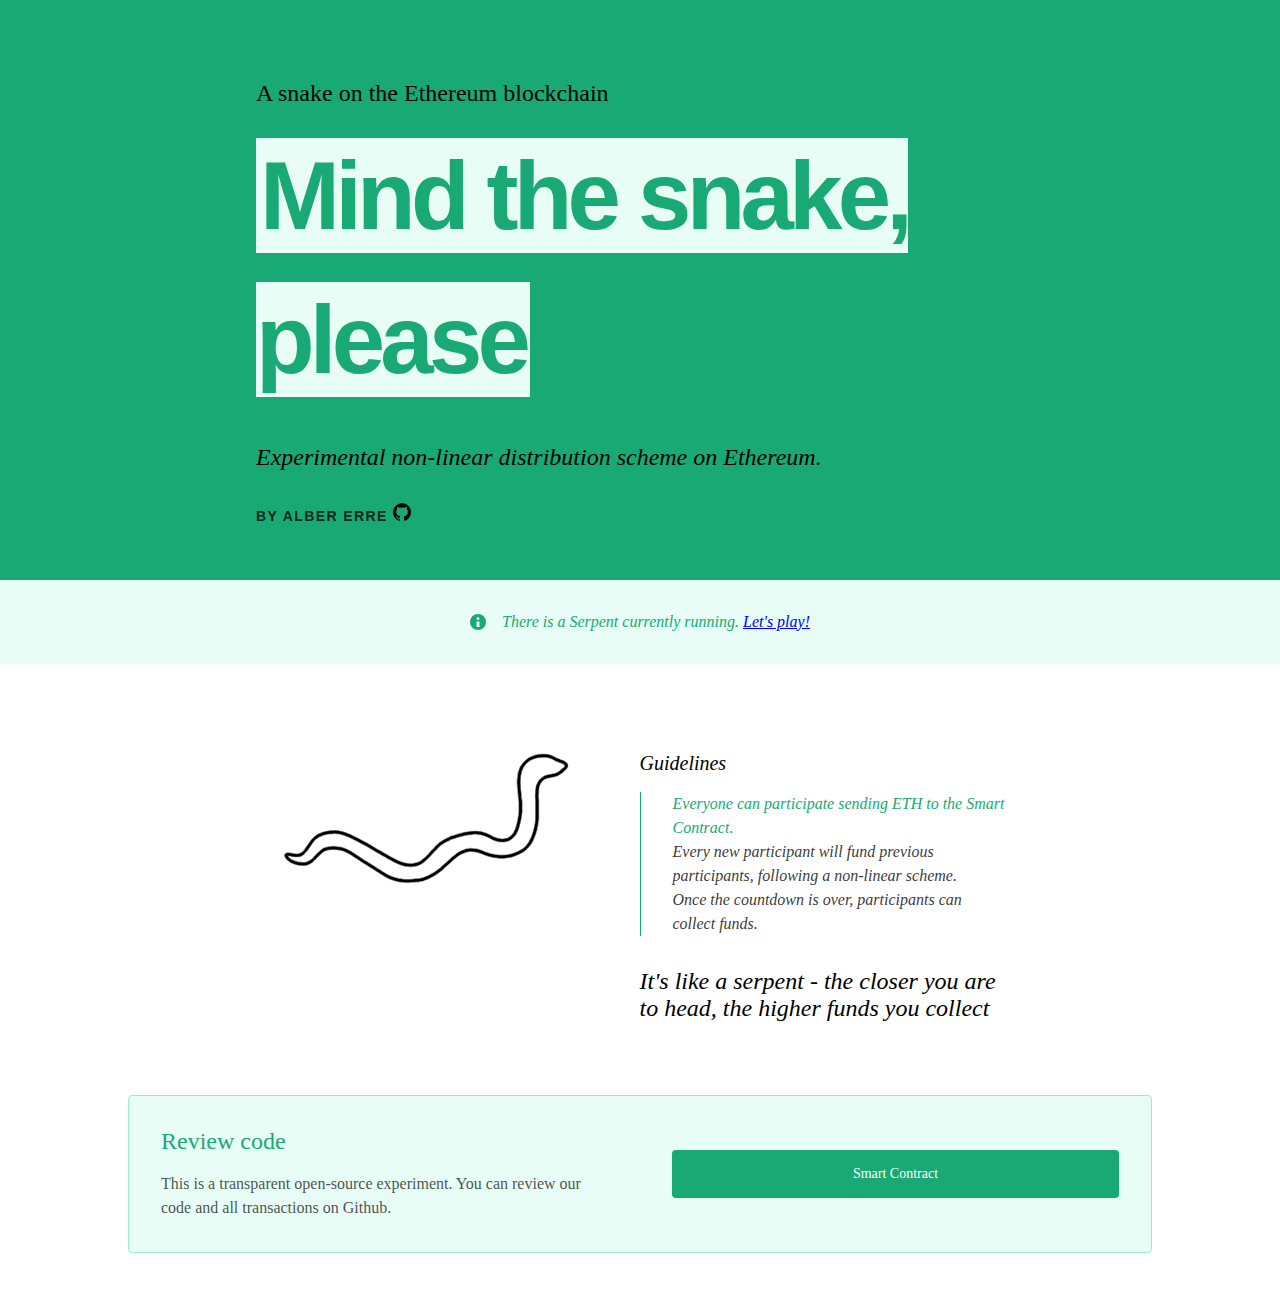
<file: index.html>
<!DOCTYPE html>
<html lang="en">
<head>
  <title>Serpentio - a Snake on the Ethereum blockchain</title>
  <meta name="viewport" content="width=device-width, initial-scale=1">
  <link rel="stylesheet" href="css/tachyons.min.css">
  <link rel="stylesheet" href="css/styles.css">
  <link rel="shortcut icon" type="image/x-icon" href="favicon.ico">
</head>

<body>
  <header class="bg-green sans-serif">
    <div class="mw9 center pa4 pt5-ns ph7-l">
      <h1 class="f3 fw1 georgia">A snake on the Ethereum blockchain</h1>

      <h3 class="f2 f1-m f-headline-l measure-narrow lh-title mv0">
        <span class="bg-washed-green lh-copy green pa1 tracked-tight">
          Mind the snake, please<br>
        </span>
      </h3>
      <h4 class="f3 fw1 georgia i">Experimental non-linear distribution scheme on Ethereum.</h4>
      <h5 class="f6 ttu tracked black-80">By Alber Erre <a href="https://github.com/AlberErre" target="_blank"><img src="img/github.png" alt="alberErre-github" height="18"></a></h5>
    </div>
  </header>

<div>
    <div class="flex items-center justify-center pa4 bg-washed-green navy">
      <svg class="w1 green" data-icon="info" viewBox="0 0 32 32" style="fill:currentcolor">
        <title>info icon</title>
        <path d="M16 0 A16 16 0 0 1 16 32 A16 16 0 0 1 16 0 M19 15 L13 15 L13 26 L19 26 z M16 6 A3 3 0 0 0 16 12 A3 3 0 0 0 16 6"></path>
      </svg>
      <span class="lh-title ml3 green i">There is a Serpent currently running. <a href="serpent.html" target="_blank">Let's play!</a></span>
    </div>
</div>

<div>
    <div class="mw9 center pa4 pt5-ns ph7-l instructions">

      <a href="serpent.html" style="float: right;"><img style="-webkit-user-select: none;max-width: 100%;" src="img/snake.gif"></a>  

      <div class="fl w-50 pa2">
          <h2 class="f4 fw1 georgia i">Guidelines</h2>
          <h1 class="f5 lh-copy i pl4 bl fw1 b--green mb4 georgia i">
          <span class="green">Everyone can participate sending ETH to the Smart Contract.</span>
          <br>
          <span class="black-80">Every new participant will fund previous participants, following a non-linear scheme.</span>
          <br>
          <span class="black-80">Once the countdown is over, participants can collect funds.</span>
          </h1>
          <h4 class="f3 fw1 georgia i">It's like a serpent - the closer you are to head, the higher funds you collect</h4>
      </div>
      
    </div>
  
    <div class="dt-ns dt--fixed-ns w-100 b--light-green bg-washed-green mw8 center br2 ba botton-space">
      <div class="pa3 pa4-ns dtc-ns v-mid">
        <div>
          <h2 class="fw4 green mt0 mb3">Review code</h2>
          <p class="black-70 measure lh-copy mv0">
            This is a transparent open-source experiment. You can review our code and all transactions on Github.
          </p>
        </div>
      </div>
      <div class="pa3 pa4-ns dtc-ns v-mid">
        <a href="https://github.com/AlberErre/serpentio-solidity" class="no-underline f6 tc db w-100 pv3 bg-animate bg-green hover-bg-dark-green white br2">Smart Contract</a>
      </div>
    </div>
</div>

</body>
</html>
</file>
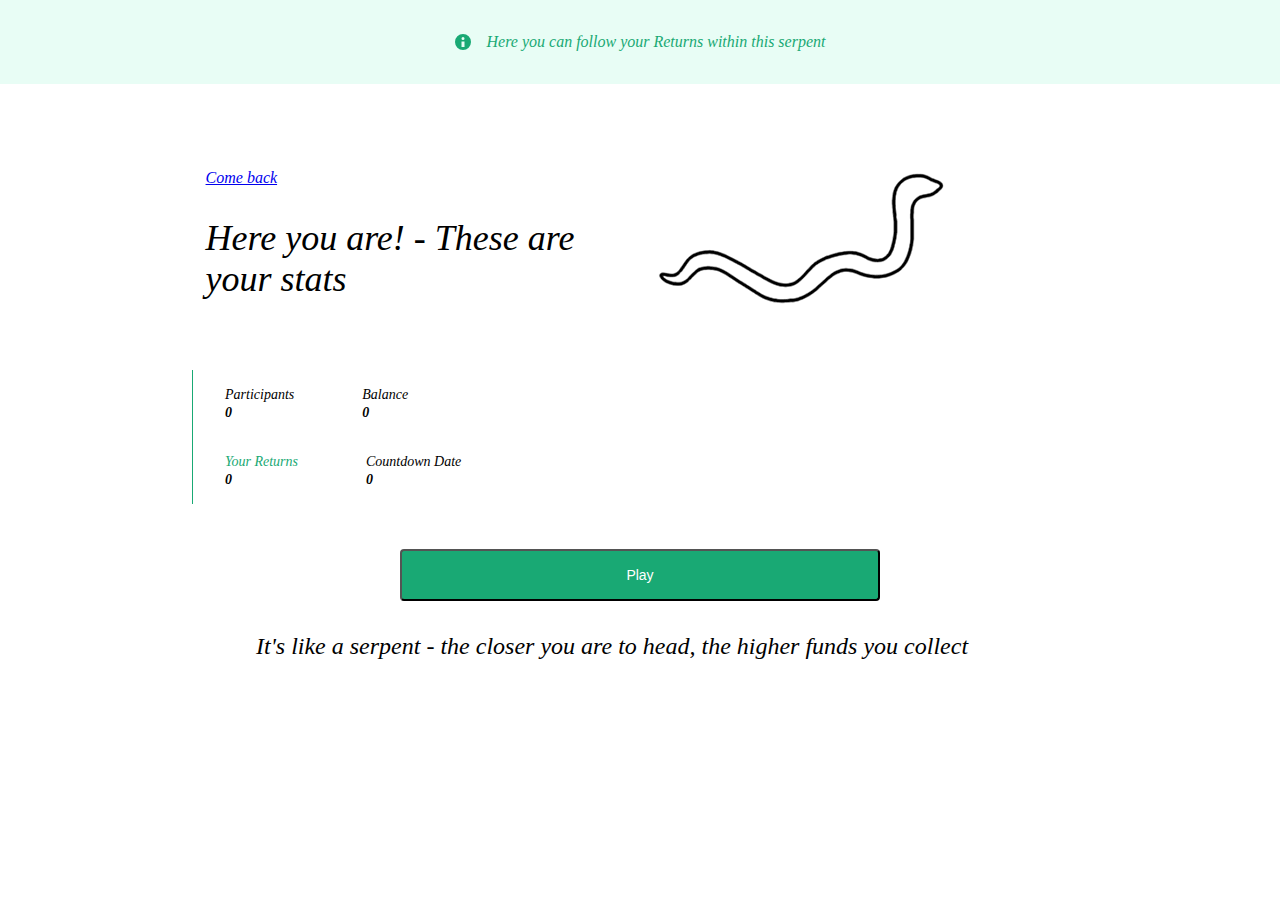
<file: serpent.html>
<!DOCTYPE html>
<html lang="en">
	<head>
	  <title>Serpentio - a Snake on the Ethereum blockchain</title>
	  <meta name="viewport" content="width=device-width, initial-scale=1">
	  <link rel="stylesheet" href="css/tachyons.min.css">
	  <link rel="stylesheet" href="css/styles.css">
	  <link rel="shortcut icon" type="image/x-icon" href="favicon.ico">
	</head>

	<body>
	    <div class="flex items-center justify-center pa4 bg-washed-green navy">
	      <svg class="w1 green" data-icon="info" viewBox="0 0 32 32" style="fill:currentcolor">
	        <title>info icon</title>
	        <path d="M16 0 A16 16 0 0 1 16 32 A16 16 0 0 1 16 0 M19 15 L13 15 L13 26 L19 26 z M16 6 A3 3 0 0 0 16 12 A3 3 0 0 0 16 6"></path>
	      </svg>
	      <span class="lh-title ml3 green i">Here you can follow your Returns within this serpent</span>
	    </div>   

	  <div class="stats">

		  <div class="mw9 center pa4 pt5-ns">
		      <a href="index.html"><img style="-webkit-user-select: none;max-width: 100%;" src="img/snake.gif"></a>
		      <div class="fl w-50 pa2">
		          <h2 class="f5 fw1 georgia i"><a href="index.html">Come back</a></h2>
		          <h2 class="f2 fw1 georgia i">Here you are! - These are your stats</h2>
		      </div>
		  </div>

	  	  <div class="stats space-from-window pl4 bl b--green mb4 georgia i">
	            <div class="cf">
	              <dl class="fl fn-l w-50 dib-l w-auto-l lh-title mr5-l">
	                <dd class="f6 fw4 ml0">Participants</dd>
	                <dd class="f6 fw6 ml0" id="Participants">0</dd>
	              </dl>
	              <dl class="fl fn-l w-50 dib-l w-auto-l lh-title mr5-l">
	                <dd class="f6 fw4 ml0">Balance</dd>
	                <dd class="f6 fw6 ml0" id="Balance">0</dd>
	              </dl>
	            </div>
	            <div class="cf">
	              <dl class="fl fn-l w-50 dib-l w-auto-l lh-title mr5-l">
	                <dd class="f6 fw4 ml0 green">Your Returns</dd>
	                <dd class="f6 fw6 ml0" id="YourReturns">0</dd>
	              </dl>
	              <dl class="fl fn-l w-50 dib-l w-auto-l lh-title mr5-l">
	                <dd class="f6 fw4 ml0">Countdown Date</dd>
	                <dd class="f6 fw6 ml0" id="CountdownDate">0</dd>
	              </dl>
	            </div>
	      </div>

	      <div class="playbutton-margins">
	          <div class="measure lh-copy mv0 center">
	            <button onclick="PlaySerpentio()" class="no-underline f6 tc db w-100 pv3 bg-animate bg-green hover-bg-dark-green white br2">Play</button>
	          </div>
          	  <h4 class="space-from-window space-from-window-right f3 fw1 georgia i">It's like a serpent - the closer you are to head, the higher funds you collect</h4>
	    </div>

	 </div>

	 <script language="javascript" type="text/javascript" src="js/moment.min.js"></script>
	 <script language="javascript" type="text/javascript" src="js/web3.min.js"></script>
	 <script language="javascript" type="text/javascript" src="js/jquery-3.3.1.min.js"></script>
	 <script language="javascript" type="text/javascript" src="js/build.js"></script>
	</body>
</html>
</file>
<file: css/styles.css>
.instructions {
	display: flex;
	align-content: center;
  	justify-content: space-around;
}

@media only screen and (max-width: 600px) {

	.instructions {
		display: flex;
		flex-direction: column;
		align-content: center;
	  	justify-content: center;
	}
 }

.botton-space {
	margin-bottom: 50px;
}

.stats {
	margin: auto;
	display: flex;
	flex-direction: column;
	align-content: center;
  	justify-content: center;
}

.space-from-window {
	margin-left: 15vw;
}

.space-from-window-right {
	margin-right: 10vw;
}

.row-stats {
	display: flex;
	align-content: center;
  	justify-content: space-around;
}

.playbutton-margins {
	margin-left: 5vw;
	margin-right: 5vw;
	margin-top: 5vh;
	margin-bottom: 5vh;
}
</file>
